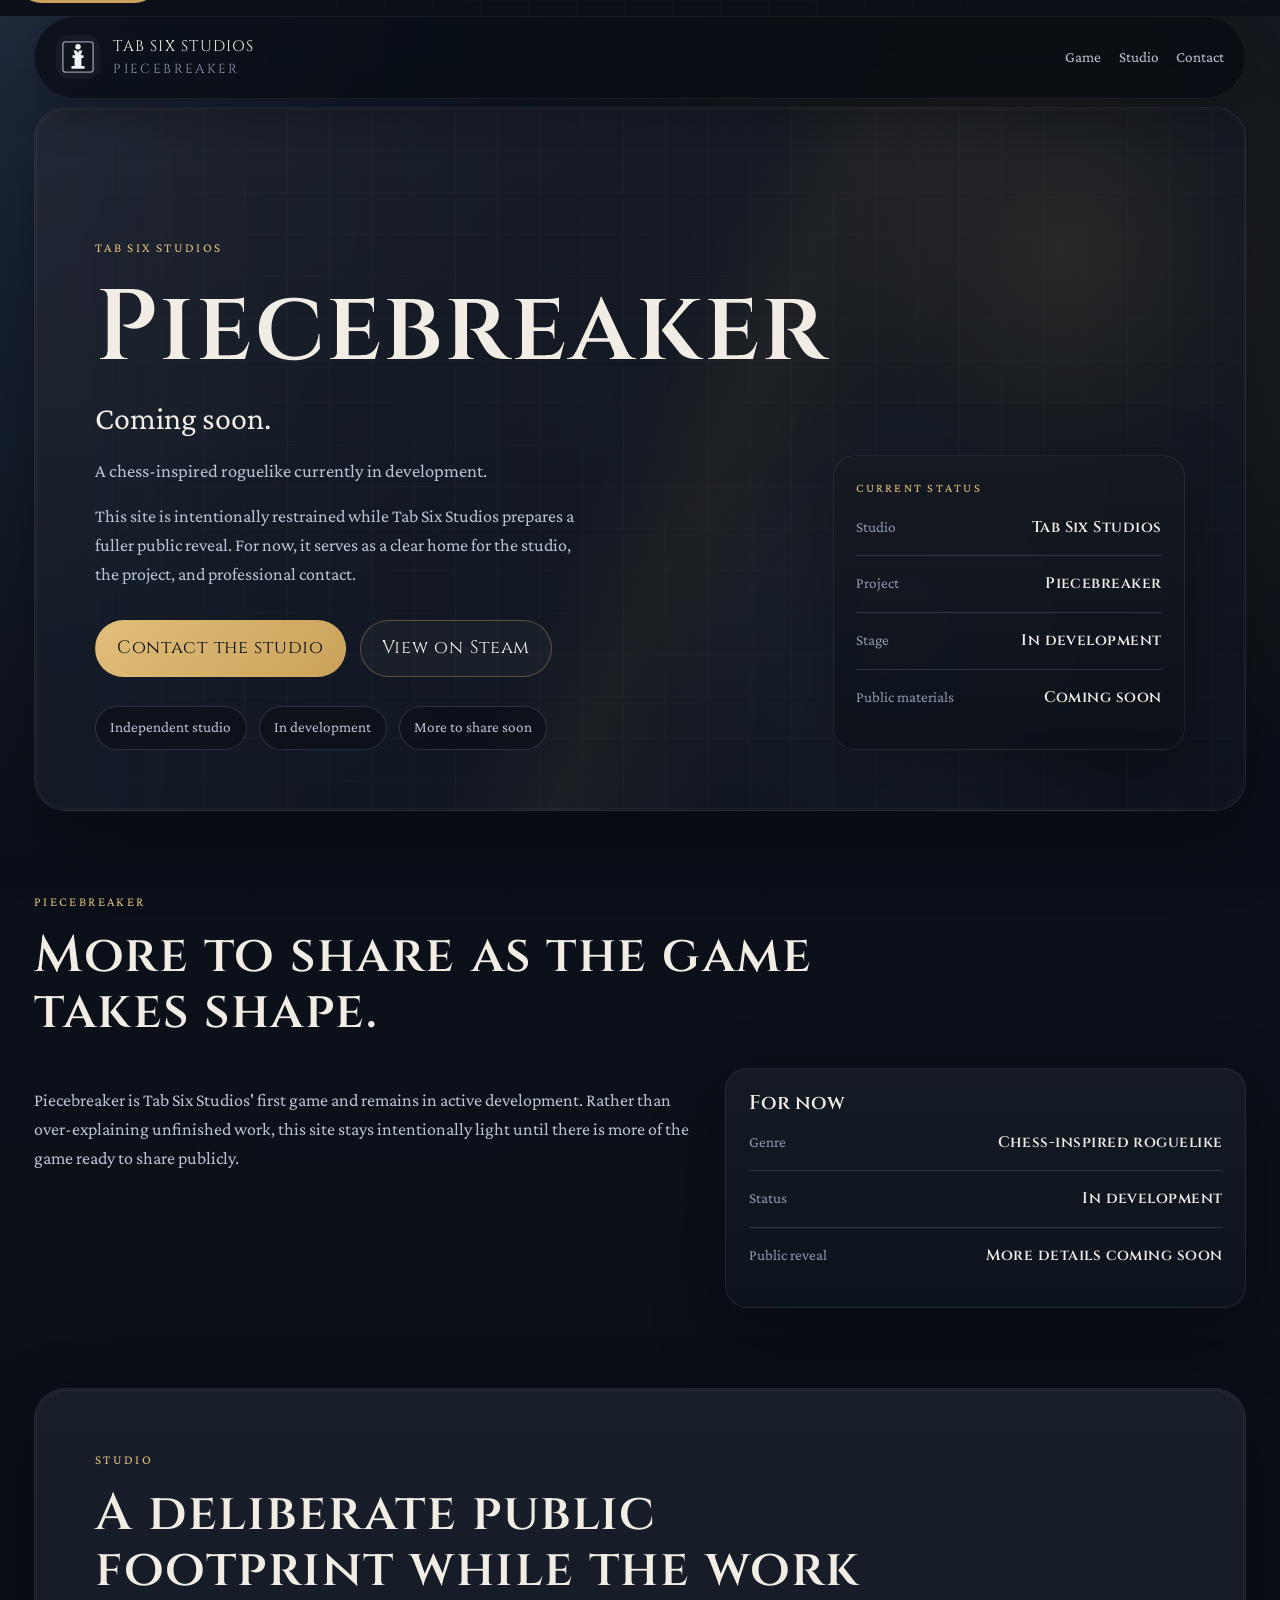
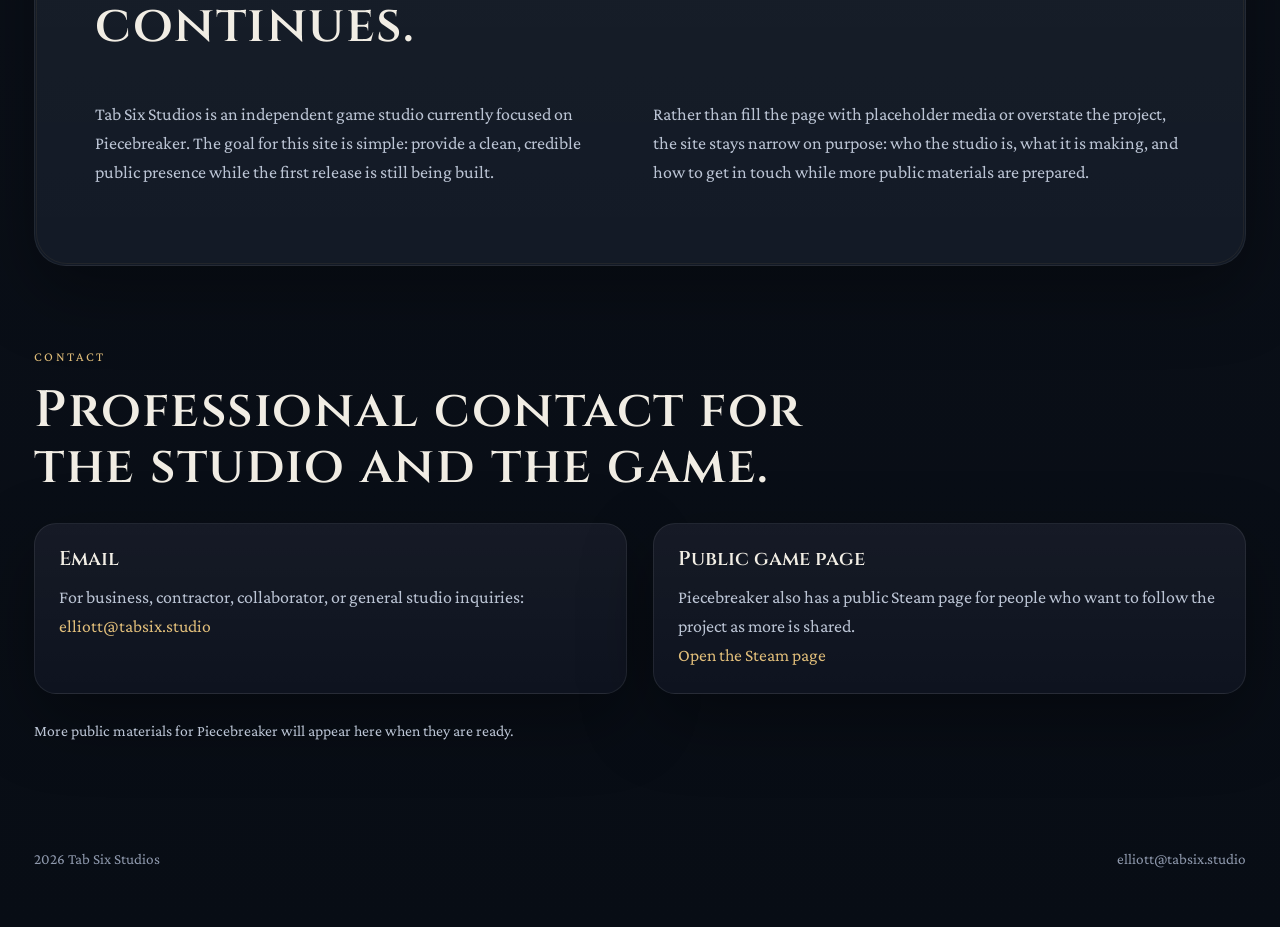
<file: index.html>
<!DOCTYPE html>
<html lang="en">
  <head>
    <meta charset="utf-8">
    <meta name="viewport" content="width=device-width, initial-scale=1">
    <title>Tab Six Studios | Piecebreaker Coming Soon</title>
    <meta
      name="description"
      content="Tab Six Studios is an independent game studio developing Piecebreaker. More public materials are coming soon."
    >
    <link rel="canonical" href="https://www.tabsix.studio/">
    <meta name="theme-color" content="#0b1019">

    <meta property="og:type" content="website">
    <meta property="og:site_name" content="Tab Six Studios">
    <meta property="og:title" content="Tab Six Studios | Piecebreaker Coming Soon">
    <meta
      property="og:description"
      content="Independent studio. Piecebreaker is in development, with more public materials coming soon."
    >
    <meta property="og:url" content="https://www.tabsix.studio/">
    <meta
      property="og:image"
      content="https://www.tabsix.studio/assets/images/og-piecebreaker-site.png"
    >
    <meta
      property="og:image:alt"
      content="Tab Six Studios and Piecebreaker website card"
    >

    <meta name="twitter:card" content="summary_large_image">
    <meta name="twitter:title" content="Tab Six Studios | Piecebreaker Coming Soon">
    <meta
      name="twitter:description"
      content="Independent studio. Piecebreaker is in development, with more public materials coming soon."
    >
    <meta
      name="twitter:image"
      content="https://www.tabsix.studio/assets/images/og-piecebreaker-site.png"
    >

    <link
      rel="preload"
      href="assets/fonts/cinzel-latin.woff2"
      as="font"
      type="font/woff2"
      crossorigin
    >
    <link
      rel="preload"
      href="assets/fonts/crimson-pro-latin.woff2"
      as="font"
      type="font/woff2"
      crossorigin
    >
    <link rel="icon" href="assets/icons/favicon.svg" type="image/svg+xml">
    <link rel="icon" href="assets/icons/favicon-32.png" sizes="32x32" type="image/png">
    <link rel="icon" href="assets/icons/favicon-16.png" sizes="16x16" type="image/png">
    <link rel="apple-touch-icon" href="assets/icons/apple-touch-icon.png">
    <link rel="stylesheet" href="styles.css">
  </head>
  <body id="top">
    <a class="skip-link" href="#main">Skip to content</a>

    <div class="site-shell">
      <header class="site-header">
        <a class="brand" href="#top" aria-label="Tab Six Studios home">
          <span class="brand-mark">
            <img
              src="assets/icons/favicon.svg"
              alt=""
              width="44"
              height="44"
              decoding="async"
            >
          </span>
          <span class="brand-wordmark">
            <span class="brand-studio">Tab Six Studios</span>
            <span class="brand-game">Piecebreaker</span>
          </span>
        </a>

        <nav class="site-nav" aria-label="Primary">
          <a href="#game">Game</a>
          <a href="#studio">Studio</a>
          <a href="#contact">Contact</a>
        </nav>
      </header>

      <main id="main">
        <section class="hero section section-panel section-panel-hero">
          <div class="hero-copy">
            <p class="eyebrow">Tab Six Studios</p>
            <h1 class="hero-title">Piecebreaker</h1>
            <p class="hero-subhead">Coming soon.</p>
            <p class="hero-lede">
              A chess-inspired roguelike currently in development.
            </p>
            <p class="hero-note">
              This site is intentionally restrained while Tab Six Studios
              prepares a fuller public reveal. For now, it serves as a clear
              home for the studio, the project, and professional contact.
            </p>

            <div class="button-row">
              <a class="button button-primary" href="mailto:elliott@tabsix.studio">
                Contact the studio
              </a>
              <a
                class="button button-secondary"
                href="https://store.steampowered.com/app/4438960/Piecebreaker/"
                target="_blank"
                rel="noreferrer"
              >
                View on Steam
              </a>
            </div>

            <ul class="chip-list" aria-label="Studio highlights">
              <li>Independent studio</li>
              <li>In development</li>
              <li>More to share soon</li>
            </ul>
          </div>

          <aside class="hero-status" aria-label="Project status">
            <p class="status-label">Current status</p>
            <ul class="status-list">
              <li>
                <span>Studio</span>
                <strong>Tab Six Studios</strong>
              </li>
              <li>
                <span>Project</span>
                <strong>Piecebreaker</strong>
              </li>
              <li>
                <span>Stage</span>
                <strong>In development</strong>
              </li>
              <li>
                <span>Public materials</span>
                <strong>Coming soon</strong>
              </li>
            </ul>
          </aside>
        </section>

        <section class="section" id="game">
          <div class="section-heading">
            <p class="eyebrow">Piecebreaker</p>
            <h2>More to share as the game takes shape.</h2>
          </div>
          <div class="section-body game-grid">
            <p class="game-summary">
              Piecebreaker is Tab Six Studios&apos; first game and remains in
              active development. Rather than over-explaining unfinished work,
              this site stays intentionally light until there is more of the
              game ready to share publicly.
            </p>
            <div class="detail-card">
              <h3>For now</h3>
              <ul class="detail-list">
                <li>
                  <span>Genre</span>
                  <strong>Chess-inspired roguelike</strong>
                </li>
                <li>
                  <span>Status</span>
                  <strong>In development</strong>
                </li>
                <li>
                  <span>Public reveal</span>
                  <strong>More details coming soon</strong>
                </li>
              </ul>
            </div>
          </div>
        </section>

        <section class="section section-panel" id="studio">
          <div class="section-heading">
            <p class="eyebrow">Studio</p>
            <h2>A deliberate public footprint while the work continues.</h2>
          </div>
          <div class="section-body section-two-column">
            <p>
              Tab Six Studios is an independent game studio currently focused on
              Piecebreaker. The goal for this site is simple: provide a clean,
              credible public presence while the first release is still being
              built.
            </p>
            <p>
              Rather than fill the page with placeholder media or overstate the
              project, the site stays narrow on purpose: who the studio is, what
              it is making, and how to get in touch while more public materials
              are prepared.
            </p>
          </div>
        </section>

        <section class="section" id="contact">
          <div class="section-heading">
            <p class="eyebrow">Contact</p>
            <h2>Professional contact for the studio and the game.</h2>
          </div>
          <div class="contact-grid">
            <article class="contact-card">
              <h3>Email</h3>
              <p>
                For business, contractor, collaborator, or general studio
                inquiries:
              </p>
              <p class="contact-link">
                <a href="mailto:elliott@tabsix.studio">elliott@tabsix.studio</a>
              </p>
            </article>

            <article class="contact-card">
              <h3>Public game page</h3>
              <p>
                Piecebreaker also has a public Steam page for people who want to
                follow the project as more is shared.
              </p>
              <p class="contact-link">
                <a
                  href="https://store.steampowered.com/app/4438960/Piecebreaker/"
                  target="_blank"
                  rel="noreferrer"
                >
                  Open the Steam page
                </a>
              </p>
            </article>
          </div>
          <p class="section-footnote">
            More public materials for Piecebreaker will appear here when they
            are ready.
          </p>
        </section>
      </main>

      <footer class="site-footer">
        <p>2026 Tab Six Studios</p>
        <p>
          <a href="mailto:elliott@tabsix.studio">elliott@tabsix.studio</a>
        </p>
      </footer>
    </div>
  </body>
</html>
</file>
<file: styles.css>
@font-face {
  font-family: "Cinzel";
  src: url("assets/fonts/cinzel-latin.woff2") format("woff2");
  font-style: normal;
  font-weight: 400 700;
  font-display: swap;
}

@font-face {
  font-family: "Crimson Pro";
  src: url("assets/fonts/crimson-pro-latin.woff2") format("woff2");
  font-style: normal;
  font-weight: 400 700;
  font-display: swap;
}

:root {
  --bg: #0b1019;
  --bg-deep: #070b12;
  --panel: rgba(19, 26, 38, 0.82);
  --panel-strong: rgba(15, 21, 32, 0.94);
  --panel-soft: rgba(245, 240, 230, 0.05);
  --text: #f1ede4;
  --muted: #bbc4d4;
  --soft: #8f99ad;
  --line: rgba(164, 178, 204, 0.2);
  --line-strong: rgba(202, 162, 91, 0.35);
  --accent: #caa25b;
  --accent-bright: #e1be7a;
  --accent-soft: rgba(202, 162, 91, 0.15);
  --shadow: 0 26px 70px rgba(0, 0, 0, 0.35);
  --radius-xl: 32px;
  --radius-lg: 22px;
  --radius-md: 16px;
  --radius-sm: 12px;
  --content-width: 1180px;
}

* {
  box-sizing: border-box;
}

html {
  scroll-behavior: smooth;
  background: #0b1019;
}

body {
  margin: 0;
  min-height: 100vh;
  min-width: 320px;
  font-family: "Crimson Pro", Georgia, serif;
  font-size: 1.125rem;
  line-height: 1.6;
  color: var(--text);
  background:
    radial-gradient(circle at top left, rgba(126, 154, 207, 0.18), transparent 30%),
    radial-gradient(circle at 80% 10%, rgba(202, 162, 91, 0.14), transparent 22%),
    linear-gradient(180deg, #09101a 0%, #0b1019 46%, #080d15 100%);
}

body::before {
  content: "";
  position: fixed;
  inset: 0;
  z-index: -1;
  pointer-events: none;
  background:
    linear-gradient(rgba(255, 255, 255, 0.02) 1px, transparent 1px),
    linear-gradient(90deg, rgba(255, 255, 255, 0.02) 1px, transparent 1px);
  background-size: 48px 48px;
  mask-image: radial-gradient(circle at center, black 45%, transparent 100%);
}

img {
  display: block;
  max-width: 100%;
}

a {
  color: inherit;
}

.skip-link {
  position: absolute;
  left: 1rem;
  top: -3rem;
  padding: 0.7rem 1rem;
  border-radius: 999px;
  background: var(--accent);
  color: var(--bg-deep);
  font-weight: 700;
  text-decoration: none;
  z-index: 100;
}

.skip-link:focus {
  top: 1rem;
}

.site-shell {
  width: min(100% - 2rem, calc(var(--content-width) + 2rem));
  margin: 0 auto;
  padding-bottom: 3rem;
}

.site-header {
  position: sticky;
  top: 0;
  z-index: 30;
  display: flex;
  align-items: center;
  justify-content: space-between;
  gap: 1.5rem;
  padding: 1.1rem 1.3rem;
  margin-top: 1rem;
  border: 1px solid rgba(255, 255, 255, 0.06);
  border-radius: 999px;
  background: rgba(7, 11, 18, 0.74);
  backdrop-filter: blur(18px);
  box-shadow: 0 18px 42px rgba(0, 0, 0, 0.24);
}

.brand {
  display: inline-flex;
  align-items: center;
  gap: 0.85rem;
  min-width: 0;
  text-decoration: none;
}

.brand-mark {
  flex: 0 0 auto;
  width: 44px;
  height: 44px;
  border-radius: 14px;
  overflow: hidden;
  box-shadow: inset 0 0 0 1px rgba(255, 255, 255, 0.06);
}

.brand-wordmark {
  display: flex;
  flex-direction: column;
  min-width: 0;
}

.brand-studio,
.brand-game,
h1,
h2,
h3,
.button {
  font-family: "Cinzel", Georgia, serif;
}

.brand-studio {
  font-size: 0.95rem;
  letter-spacing: 0.08em;
  text-transform: uppercase;
}

.brand-game {
  color: var(--soft);
  font-size: 0.82rem;
  letter-spacing: 0.18em;
  text-transform: uppercase;
}

.site-nav {
  display: flex;
  flex-wrap: wrap;
  justify-content: flex-end;
  gap: 1.1rem;
}

.site-nav a {
  color: var(--muted);
  text-decoration: none;
  font-size: 0.95rem;
}

.site-nav a:hover,
.site-nav a:focus-visible,
.contact-link a:hover,
.contact-link a:focus-visible,
.site-footer a:hover,
.site-footer a:focus-visible {
  color: var(--text);
}

.section {
  padding: 4.5rem 0;
}

.section-panel {
  position: relative;
  padding: 3.75rem;
  margin: 0.5rem 0;
  border: 1px solid rgba(255, 255, 255, 0.06);
  border-radius: var(--radius-xl);
  background:
    linear-gradient(180deg, rgba(255, 255, 255, 0.03), rgba(255, 255, 255, 0.01)),
    var(--panel);
  box-shadow: var(--shadow);
}

.section-panel::before {
  content: "";
  position: absolute;
  inset: 1px;
  border-radius: calc(var(--radius-xl) - 1px);
  border: 1px solid rgba(202, 162, 91, 0.08);
  pointer-events: none;
}

.hero {
  position: relative;
  display: grid;
  grid-template-columns: minmax(0, 1fr) minmax(18rem, 22rem);
  align-items: end;
  gap: 2rem;
  min-height: min(44rem, calc(100vh - 7rem));
  padding-top: 5.25rem;
  overflow: hidden;
}

.section-panel-hero {
  isolation: isolate;
  background:
    radial-gradient(circle at 85% 20%, rgba(202, 162, 91, 0.16), transparent 19%),
    radial-gradient(circle at 72% 76%, rgba(126, 154, 207, 0.12), transparent 24%),
    linear-gradient(140deg, rgba(255, 255, 255, 0.03), transparent 36%),
    linear-gradient(180deg, rgba(255, 255, 255, 0.03), rgba(255, 255, 255, 0.01)),
    var(--panel);
}

.section-panel-hero::after {
  content: "";
  position: absolute;
  inset: 0;
  z-index: 0;
  background:
    linear-gradient(115deg, transparent 0 48%, rgba(202, 162, 91, 0.06) 55%, transparent 66%),
    linear-gradient(90deg, rgba(7, 11, 18, 0.1), rgba(7, 11, 18, 0.36)),
    linear-gradient(rgba(255, 255, 255, 0.02) 1px, transparent 1px),
    linear-gradient(90deg, rgba(255, 255, 255, 0.02) 1px, transparent 1px);
  background-size: auto, auto, 42px 42px, 42px 42px;
  mask-image: linear-gradient(90deg, transparent 0, black 18%, black 100%);
}

.hero-copy {
  position: relative;
  z-index: 2;
  max-width: 32rem;
}

.hero-title {
  letter-spacing: 0.02em;
}

.eyebrow {
  margin: 0 0 1rem;
  color: var(--accent-bright);
  letter-spacing: 0.18em;
  text-transform: uppercase;
  font-size: 0.82rem;
}

h1,
h2,
h3 {
  margin: 0;
  font-weight: 600;
  line-height: 1.1;
}

h1 {
  font-size: clamp(3.2rem, 8vw, 6.25rem);
  letter-spacing: 0.04em;
}

h2 {
  font-size: clamp(2rem, 5vw, 3.2rem);
  letter-spacing: 0.03em;
}

h3 {
  font-size: 1.25rem;
}

.hero-lede,
.hero-subhead,
.hero-note,
.section-body p,
.game-summary,
.contact-card p,
.section-footnote {
  color: var(--muted);
}

.hero-lede {
  margin: 1.2rem 0 0;
  font-size: 1.16rem;
}

.hero-subhead {
  margin: 0.95rem 0 0;
  max-width: 23rem;
  color: var(--text);
  font-size: clamp(1.35rem, 2.8vw, 2rem);
  line-height: 1.2;
}

.hero-note {
  margin: 1rem 0 0;
  max-width: 30rem;
}

.button-row {
  display: flex;
  flex-wrap: wrap;
  gap: 0.9rem;
  margin-top: 2rem;
}

.button {
  display: inline-flex;
  align-items: center;
  justify-content: center;
  min-height: 3.35rem;
  padding: 0.8rem 1.3rem;
  border-radius: 999px;
  border: 1px solid transparent;
  text-decoration: none;
  letter-spacing: 0.04em;
  transition:
    transform 180ms ease,
    border-color 180ms ease,
    background-color 180ms ease,
    color 180ms ease;
}

.button:hover,
.button:focus-visible {
  transform: translateY(-1px);
}

.button-primary {
  color: var(--bg-deep);
  background: linear-gradient(135deg, #e1be7a, #caa25b);
}

.button-secondary {
  color: var(--text);
  background: rgba(255, 255, 255, 0.03);
  border-color: rgba(202, 162, 91, 0.38);
}

.chip-list {
  display: flex;
  flex-wrap: wrap;
  gap: 0.75rem;
  margin: 1.8rem 0 0;
  padding: 0;
  list-style: none;
}

.chip-list li {
  padding: 0.55rem 0.9rem;
  border: 1px solid var(--line);
  border-radius: 999px;
  background: rgba(10, 14, 22, 0.62);
  color: var(--muted);
  font-size: 0.95rem;
}

.hero-status,
.detail-card,
.contact-card {
  overflow: hidden;
  border: 1px solid rgba(255, 255, 255, 0.08);
  border-radius: var(--radius-lg);
  background: var(--panel-strong);
  box-shadow: var(--shadow);
}

.hero-status {
  position: relative;
  z-index: 2;
  padding: 1.4rem;
  align-self: end;
  background:
    linear-gradient(180deg, rgba(255, 255, 255, 0.035), transparent),
    rgba(11, 16, 25, 0.84);
  backdrop-filter: blur(8px);
}

.status-label {
  margin: 0 0 1rem;
  color: var(--accent-bright);
  letter-spacing: 0.18em;
  text-transform: uppercase;
  font-size: 0.78rem;
}

.status-list,
.detail-list {
  margin: 0;
  padding: 0;
  list-style: none;
}

.status-list li,
.detail-list li {
  display: flex;
  justify-content: space-between;
  gap: 1rem;
  align-items: baseline;
  padding: 0.95rem 0;
  border-top: 1px solid var(--line);
}

.status-list li:first-child,
.detail-list li:first-child {
  padding-top: 0;
  border-top: 0;
}

.status-list span,
.detail-list span {
  color: var(--soft);
  font-size: 0.95rem;
}

.status-list strong,
.detail-list strong {
  font-family: "Cinzel", Georgia, serif;
  font-size: 0.96rem;
  font-weight: 600;
  letter-spacing: 0.03em;
  text-align: right;
}

.section-heading {
  max-width: 50rem;
  margin-bottom: 1.75rem;
}

.section-two-column,
.game-grid,
.contact-grid {
  display: grid;
  gap: 1.6rem;
}

.section-two-column,
.contact-grid {
  grid-template-columns: repeat(2, minmax(0, 1fr));
}

.game-grid {
  grid-template-columns: minmax(0, 1.15fr) minmax(18rem, 0.9fr);
  align-items: start;
}

.detail-card {
  padding: 1.4rem;
  background:
    linear-gradient(180deg, rgba(255, 255, 255, 0.03), transparent),
    rgba(14, 20, 31, 0.9);
}

.detail-card h3 {
  margin-bottom: 1rem;
}

.contact-card {
  padding: 1.5rem;
  background:
    linear-gradient(180deg, rgba(255, 255, 255, 0.03), transparent),
    var(--panel-strong);
}

.contact-card h3 {
  margin-bottom: 0.8rem;
}

.contact-card p {
  margin: 0;
}

.contact-link {
  margin-top: 1rem;
  font-size: 1.1rem;
}

.contact-link a {
  color: var(--accent-bright);
  text-decoration: none;
}

.section-footnote {
  margin: 1.5rem 0 0;
  font-size: 0.98rem;
}

.site-footer {
  display: flex;
  justify-content: space-between;
  gap: 1rem;
  padding: 2rem 0 0.5rem;
  color: var(--soft);
  font-size: 0.95rem;
}

.site-footer p {
  margin: 0;
}

.site-footer a {
  text-decoration: none;
}

.page-404 .site-shell {
  min-height: 100vh;
  display: flex;
  flex-direction: column;
}

.page-404 {
  background:
    radial-gradient(circle at 18% 12%, rgba(126, 154, 207, 0.15), transparent 24%),
    radial-gradient(circle at 82% 18%, rgba(202, 162, 91, 0.12), transparent 18%),
    linear-gradient(135deg, rgba(255, 255, 255, 0.025), transparent 32%),
    linear-gradient(180deg, #09101a 0%, #0b1019 46%, #080d15 100%);
}

.error-layout {
  flex: 1 1 auto;
  display: grid;
  place-items: center;
  padding: 3rem 0 5rem;
}

.error-card {
  width: min(100%, 42rem);
  padding: 3rem;
  text-align: center;
  backdrop-filter: blur(8px);
}

.error-code {
  margin: 0 0 0.75rem;
  color: var(--accent-bright);
  letter-spacing: 0.22em;
  text-transform: uppercase;
  font-size: 0.85rem;
}

@media (max-width: 1080px) {
  .hero,
  .game-grid,
  .section-two-column,
  .contact-grid {
    grid-template-columns: 1fr;
  }

  .hero {
    min-height: 40rem;
    padding-top: 4rem;
  }

  .hero-copy {
    max-width: 32rem;
  }
}

@media (max-width: 760px) {
  .site-shell {
    width: min(100% - 0.8rem, calc(var(--content-width) + 0.8rem));
  }

  .site-header {
    flex-direction: column;
    align-items: stretch;
    border-radius: 22px;
    padding: 1rem;
  }

  .site-nav {
    justify-content: flex-start;
  }

  .section {
    padding: 3.25rem 0;
  }

  .section-panel {
    padding: 1.8rem 1rem;
  }

  .hero {
    min-height: 38rem;
    padding-top: 3rem;
  }

  .hero-title {
    font-size: clamp(1.95rem, 9.3vw, 3.15rem);
    line-height: 0.96;
    letter-spacing: 0.02em;
  }

  .hero-subhead {
    font-size: 1.2rem;
    max-width: none;
  }

  .hero-lede {
    font-size: 1rem;
  }

  .hero-copy {
    max-width: none;
  }

  .hero-status {
    padding: 1.2rem 1rem;
  }

  .section-panel-hero::after {
    background:
      linear-gradient(180deg, rgba(7, 11, 18, 0.08), rgba(7, 11, 18, 0.32)),
      linear-gradient(rgba(255, 255, 255, 0.02) 1px, transparent 1px),
      linear-gradient(90deg, rgba(255, 255, 255, 0.02) 1px, transparent 1px);
    background-size: auto, 34px 34px, 34px 34px;
    mask-image: linear-gradient(180deg, black 0, black 100%);
  }

  .button-row {
    flex-direction: column;
  }

  .button {
    width: 100%;
  }

  .status-list li,
  .detail-list li {
    flex-direction: column;
    align-items: flex-start;
    gap: 0.25rem;
  }

  .status-list strong,
  .detail-list strong {
    text-align: left;
  }

  .site-footer {
    flex-direction: column;
  }
}

@media (prefers-reduced-motion: reduce) {
  html {
    scroll-behavior: auto;
  }

  .button {
    transition: none;
  }
}
</file>
